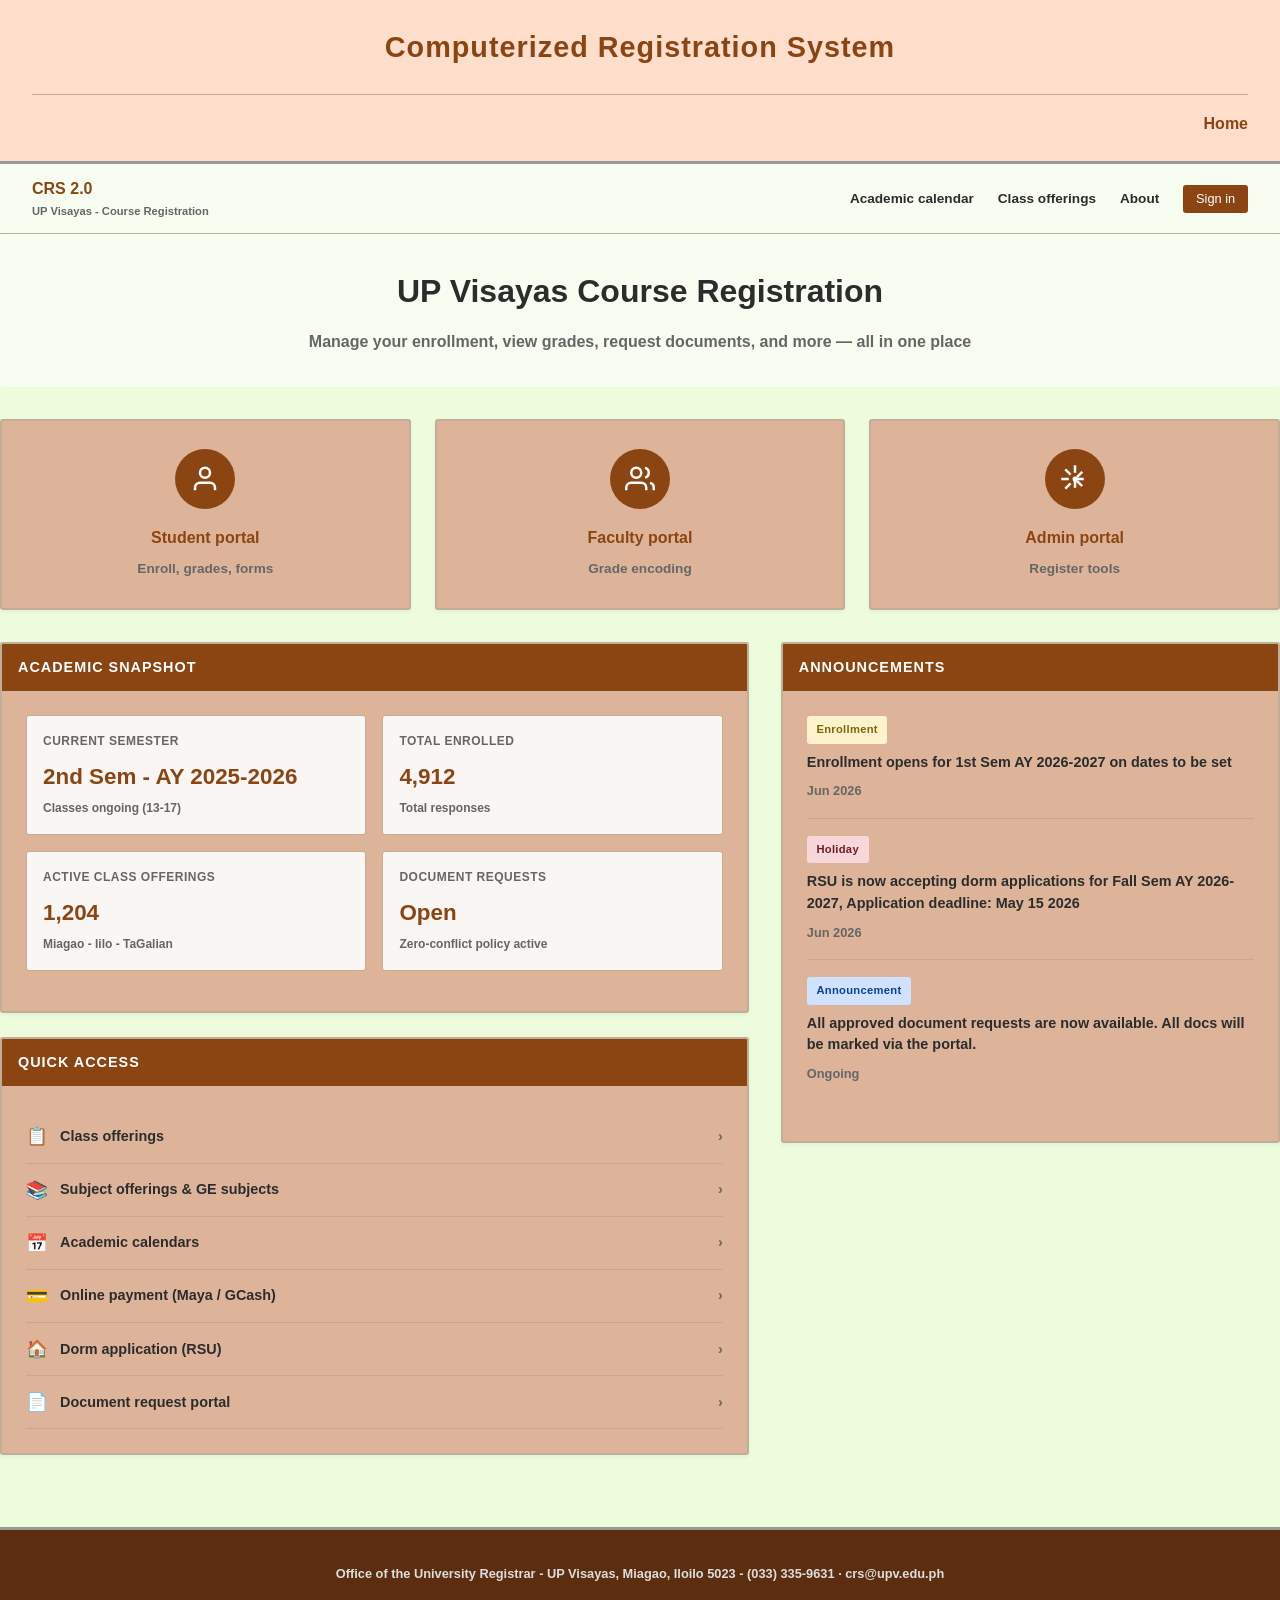
<file: index.html>
<!DOCTYPE html>
<html lang="en">
<head>
    <meta charset="UTF-8">
    <meta name="viewport" content="width=device-width, initial-scale=1.0">
    <title>UP Visayas Course Registration - CRS 2.0</title>
    <link rel="stylesheet" href="styles.css">
</head>
<body>
    <!-- Header -->
    <header class="header">
        <div class="header-top">
            <div class="header-title">
                <h1>Computerized Registration System</h1>
            </div>
        </div>
        <div class="header-nav">
            <a href="#" class="home-link">Home</a>
        </div>
    </header>

    <!-- Navigation Bar -->
    <nav class="navbar">
        <div class="nav-container">
            <div class="logo">
                <div class="logo-text">
                    <h3>CRS 2.0</h3>
                    <p>UP Visayas - Course Registration</p>
                </div>
            </div>
            <ul class="nav-menu">
                <li><a href="#" class="nav-link">Academic calendar</a></li>
                <li><a href="#" class="nav-link">Class offerings</a></li>
                <li><a href="#" class="nav-link">About</a></li>
                <li><a href="#" class="nav-link sign-in">Sign in</a></li>
            </ul>
        </div>
    </nav>

    <!-- Main Content -->
    <main>
        <!-- Hero Section -->
        <section class="hero">
            <div class="hero-content">
                <h1>UP Visayas Course Registration</h1>
                <p>Manage your enrollment, view grades, request documents, and more — all in one place</p>
            </div>
        </section>

        <!-- Portal Cards Section -->
        <section class="portals">
            <a href="student-dashboard.html" class="portal-card-link">
                <div class="portal-card">
                    <div class="portal-icon">
                        <svg xmlns="http://www.w3.org/2000/svg" viewBox="0 0 24 24" fill="none" stroke="currentColor">
                            <path d="M20 21v-2a4 4 0 0 0-4-4H8a4 4 0 0 0-4 4v2"></path>
                            <circle cx="12" cy="7" r="4"></circle>
                        </svg>
                    </div>
                    <h3>Student portal</h3>
                    <p>Enroll, grades, forms</p>
                </div>
            </a>
            <div class="portal-card">
                <div class="portal-icon">
                    <svg xmlns="http://www.w3.org/2000/svg" viewBox="0 0 24 24" fill="none" stroke="currentColor">
                        <path d="M17 21v-2a4 4 0 0 0-4-4H5a4 4 0 0 0-4 4v2"></path>
                        <circle cx="9" cy="7" r="4"></circle>
                        <path d="M23 21v-2a4 4 0 0 0-3-3.87"></path>
                        <path d="M16 3.13a4 4 0 0 1 0 7.75"></path>
                    </svg>
                </div>
                <h3>Faculty portal</h3>
                <p>Grade encoding</p>
            </div>
            <div class="portal-card">
                <div class="portal-icon">
                    <svg xmlns="http://www.w3.org/2000/svg" viewBox="0 0 24 24" fill="none" stroke="currentColor">
                        <circle cx="12" cy="12" r="1"></circle>
                        <path d="M12 1v6m0 6v6"></path>
                        <path d="M4.22 4.22l4.24 4.24m5.08 5.08l4.24 4.24"></path>
                        <path d="M1 12h6m6 0h6"></path>
                        <path d="M4.22 19.78l4.24-4.24m5.08-5.08l4.24-4.24"></path>
                    </svg>
                </div>
                <h3>Admin portal</h3>
                <p>Register tools</p>
            </div>
        </section>

        <!-- Content Wrapper -->
        <div class="content-wrapper">
            <!-- Left Column -->
            <div class="left-column">
                <!-- Academic Snapshot -->
                <section class="section academic-snapshot">
                    <h2>ACADEMIC SNAPSHOT</h2>
                    <div class="snapshot-grid">
                        <div class="snapshot-item">
                            <div class="snapshot-label">Current semester</div>
                            <div class="snapshot-value">2nd Sem - AY 2025-2026</div>
                            <div class="snapshot-date">Classes ongoing (13-17)</div>
                        </div>
                        <div class="snapshot-item">
                            <div class="snapshot-label">Total enrolled</div>
                            <div class="snapshot-value">4,912</div>
                            <div class="snapshot-date">Total responses</div>
                        </div>
                    </div>

                    <div class="snapshot-grid">
                        <div class="snapshot-item">
                            <div class="snapshot-label">Active class offerings</div>
                            <div class="snapshot-value">1,204</div>
                            <div class="snapshot-date">Miagao - Iilo - TaGalian</div>
                        </div>
                        <div class="snapshot-item">
                            <div class="snapshot-label">Document requests</div>
                            <div class="snapshot-value">Open</div>
                            <div class="snapshot-date">Zero-conflict policy active</div>
                        </div>
                    </div>
                </section>

                <!-- Quick Access -->
                <section class="section quick-access">
                    <h2>QUICK ACCESS</h2>
                    <ul class="quick-access-list">
                        <li>
                            <a href="#" class="quick-access-link">
                                <span class="link-icon">📋</span>
                                <span>Class offerings</span>
                                <span class="arrow">›</span>
                            </a>
                        </li>
                        <li>
                            <a href="#" class="quick-access-link">
                                <span class="link-icon">📚</span>
                                <span>Subject offerings & GE subjects</span>
                                <span class="arrow">›</span>
                            </a>
                        </li>
                        <li>
                            <a href="#" class="quick-access-link">
                                <span class="link-icon">📅</span>
                                <span>Academic calendars</span>
                                <span class="arrow">›</span>
                            </a>
                        </li>
                        <li>
                            <a href="#" class="quick-access-link">
                                <span class="link-icon">💳</span>
                                <span>Online payment (Maya / GCash)</span>
                                <span class="arrow">›</span>
                            </a>
                        </li>
                        <li>
                            <a href="#" class="quick-access-link">
                                <span class="link-icon">🏠</span>
                                <span>Dorm application (RSU)</span>
                                <span class="arrow">›</span>
                            </a>
                        </li>
                        <li>
                            <a href="#" class="quick-access-link">
                                <span class="link-icon">📄</span>
                                <span>Document request portal</span>
                                <span class="arrow">›</span>
                            </a>
                        </li>
                    </ul>
                </section>
            </div>

            <!-- Right Column -->
            <div class="right-column">
                <!-- Announcements -->
                <section class="section announcements">
                    <h2>ANNOUNCEMENTS</h2>
                    <div class="announcement-item enrollment">
                        <span class="badge enrollment-badge">Enrollment</span>
                        <h4>Enrollment opens for 1st Sem AY 2026-2027 on dates to be set</h4>
                        <p>Jun 2026</p>
                    </div>
                    <div class="announcement-item holiday">
                        <span class="badge holiday-badge">Holiday</span>
                        <h4>RSU is now accepting dorm applications for Fall Sem AY 2026-2027, Application deadline: May 15 2026</h4>
                        <p>Jun 2026</p>
                    </div>
                    <div class="announcement-item announcement">
                        <span class="badge announcement-badge">Announcement</span>
                        <h4>All approved document requests are now available. All docs will be marked via the portal.</h4>
                        <p>Ongoing</p>
                    </div>
                </section>
            </div>
        </div>
    </main>

    <!-- Footer -->
    <footer class="footer">
        <div class="footer-content">
            <p>Office of the University Registrar - UP Visayas, Miagao, Iloilo 5023 - (033) 335-9631 · crs@upv.edu.ph</p>
        </div>
    </footer>
</body>
</html>
</file>
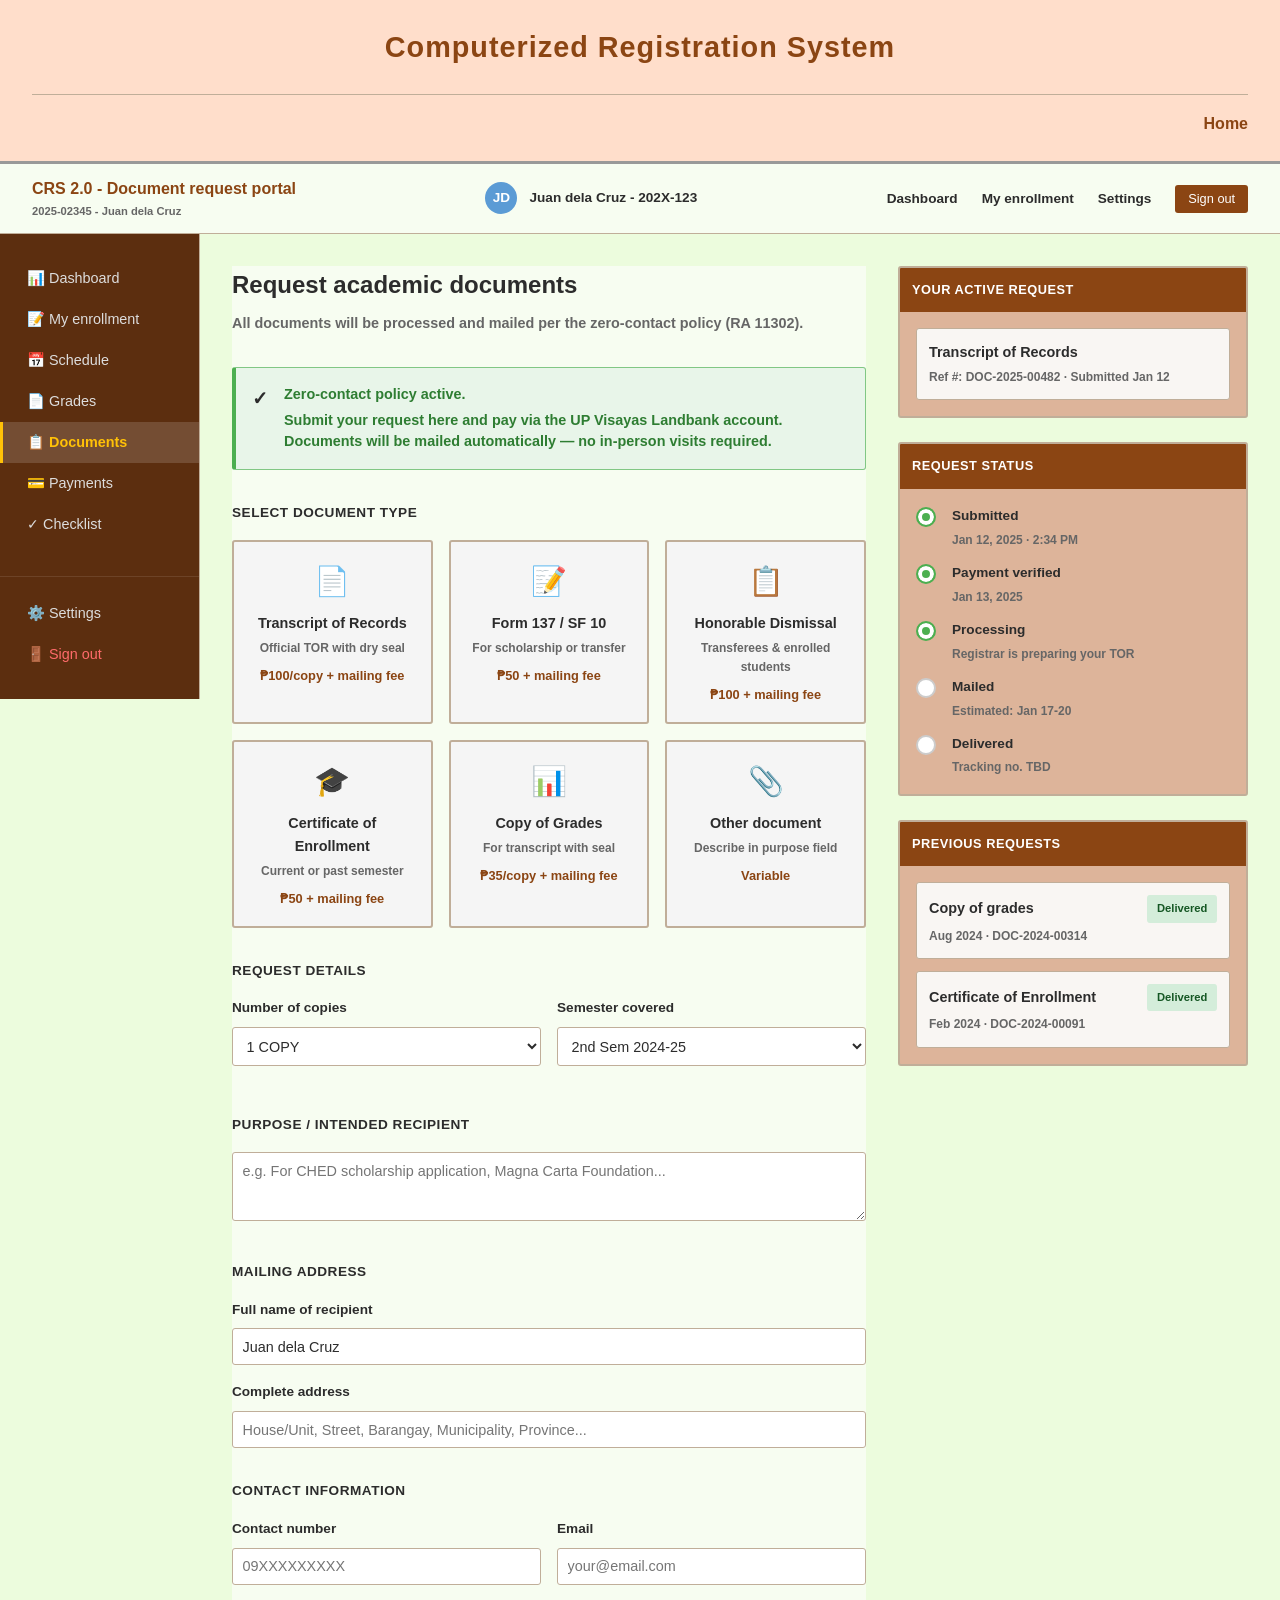
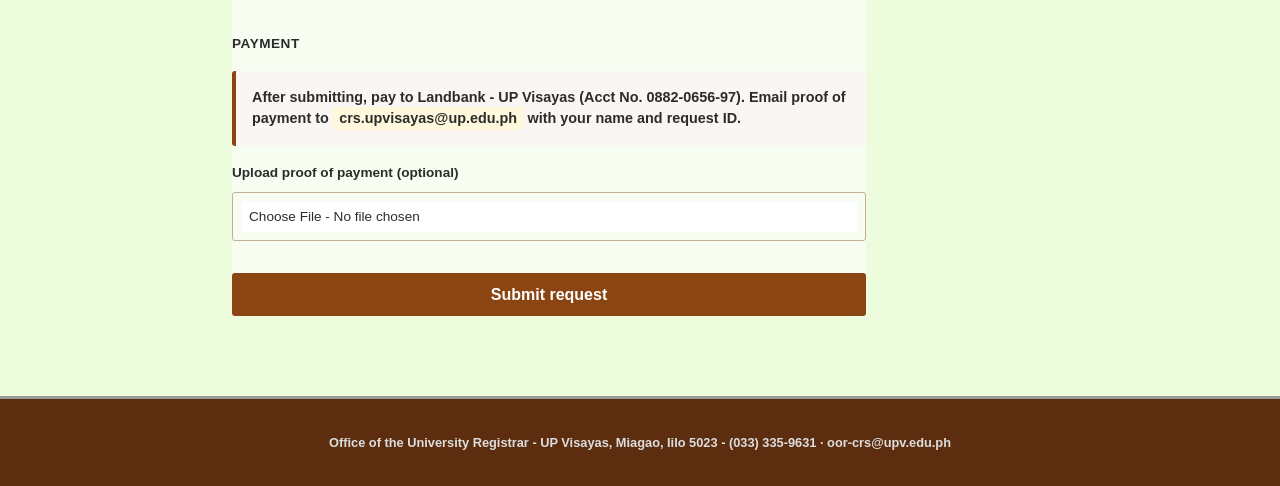
<file: document-request.html>
<!DOCTYPE html>
<html lang="en">
<head>
    <meta charset="UTF-8">
    <meta name="viewport" content="width=device-width, initial-scale=1.0">
    <title>Document Request Portal - UP Visayas CRS</title>
    <link rel="stylesheet" href="styles.css">
</head>
<body>
    <!-- Header -->
    <header class="header">
        <div class="header-top">
            <div class="header-title">
                <h1>Computerized Registration System</h1>
            </div>
        </div>
        <div class="header-nav">
            <a href="index.html" class="home-link">Home</a>
        </div>
    </header>

    <!-- Navigation Bar -->
    <nav class="navbar">
        <div class="nav-container">
            <div class="logo">
                <div class="logo-text">
                    <h3>CRS 2.0 - Document request portal</h3>
                    <p>2025-02345 - Juan dela Cruz</p>
                </div>
            </div>
            <div class="user-badge">
                <span class="badge-circle">JD</span>
                <span class="badge-name">Juan dela Cruz - 202X-123</span>
            </div>
            <ul class="nav-menu">
                <li><a href="student-dashboard.html" class="nav-link">Dashboard</a></li>
                <li><a href="schedule-conflict.html" class="nav-link">My enrollment</a></li>
                <li><a href="#" class="nav-link">Settings</a></li>
                <li><a href="index.html" class="nav-link sign-in">Sign out</a></li>
            </ul>
        </div>
    </nav>

    <!-- Main Dashboard -->
    <div class="dashboard-container doc-request-container">
        <!-- Sidebar -->
        <aside class="sidebar">
            <nav class="sidebar-nav">
                <a href="student-dashboard.html" class="sidebar-btn-link">
                    <button class="sidebar-btn">
                        📊 Dashboard
                    </button>
                </a>
                <a href="schedule-conflict.html" class="sidebar-btn-link">
                    <button class="sidebar-btn">
                        📝 My enrollment
                    </button>
                </a>
                <a href="schedule-conflict.html" class="sidebar-btn-link">
                    <button class="sidebar-btn">
                        📅 Schedule
                    </button>
                </a>
                <button class="sidebar-btn">
                    📄 Grades
                </button>
                <button class="sidebar-btn active">
                    📋 Documents
                </button>
                <button class="sidebar-btn">
                    💳 Payments
                </button>
                <button class="sidebar-btn">
                    ✓ Checklist
                </button>
            </nav>
            <div class="sidebar-bottom">
                <button class="sidebar-btn">
                    ⚙️ Settings
                </button>
                <button class="sidebar-btn sign-out">
                    🚪 Sign out
                </button>
            </div>
        </aside>

        <!-- Main Content -->
        <main class="dashboard-main doc-request-main">
            <div class="doc-request-wrapper">
                <!-- Left Column - Request Form -->
                <div class="doc-request-form-col">
                    <!-- Title -->
                    <section class="doc-title-section">
                        <h2>Request academic documents</h2>
                        <p>All documents will be processed and mailed per the zero-contact policy (RA 11302).</p>
                    </section>

                    <!-- Zero-Contact Policy Banner -->
                    <div class="policy-banner">
                        <span class="policy-icon">✓</span>
                        <div class="policy-content">
                            <strong>Zero-contact policy active.</strong> Submit your request here and pay via the UP Visayas Landbank account. Documents will be mailed automatically — no in-person visits required.
                        </div>
                    </div>

                    <!-- Select Document Type -->
                    <section class="doc-section">
                        <h3 class="doc-section-title">SELECT DOCUMENT TYPE</h3>
                        <div class="doc-type-grid">
                            <div class="doc-type-card">
                                <div class="doc-type-icon">📄</div>
                                <div class="doc-type-label">Transcript of Records</div>
                                <div class="doc-type-desc">Official TOR with dry seal</div>
                                <div class="doc-type-fee">₱100/copy + mailing fee</div>
                            </div>
                            <div class="doc-type-card">
                                <div class="doc-type-icon">📝</div>
                                <div class="doc-type-label">Form 137 / SF 10</div>
                                <div class="doc-type-desc">For scholarship or transfer</div>
                                <div class="doc-type-fee">₱50 + mailing fee</div>
                            </div>
                            <div class="doc-type-card">
                                <div class="doc-type-icon">📋</div>
                                <div class="doc-type-label">Honorable Dismissal</div>
                                <div class="doc-type-desc">Transferees & enrolled students</div>
                                <div class="doc-type-fee">₱100 + mailing fee</div>
                            </div>
                            <div class="doc-type-card">
                                <div class="doc-type-icon">🎓</div>
                                <div class="doc-type-label">Certificate of Enrollment</div>
                                <div class="doc-type-desc">Current or past semester</div>
                                <div class="doc-type-fee">₱50 + mailing fee</div>
                            </div>
                            <div class="doc-type-card">
                                <div class="doc-type-icon">📊</div>
                                <div class="doc-type-label">Copy of Grades</div>
                                <div class="doc-type-desc">For transcript with seal</div>
                                <div class="doc-type-fee">₱35/copy + mailing fee</div>
                            </div>
                            <div class="doc-type-card">
                                <div class="doc-type-icon">📎</div>
                                <div class="doc-type-label">Other document</div>
                                <div class="doc-type-desc">Describe in purpose field</div>
                                <div class="doc-type-fee">Variable</div>
                            </div>
                        </div>
                    </section>

                    <!-- Request Details -->
                    <section class="doc-section">
                        <h3 class="doc-section-title">REQUEST DETAILS</h3>
                        <div class="form-row">
                            <div class="form-group">
                                <label>Number of copies</label>
                                <select class="form-control">
                                    <option>1 COPY</option>
                                    <option>2 COPIES</option>
                                    <option>3 COPIES</option>
                                    <option>4 COPIES</option>
                                    <option>5 COPIES</option>
                                </select>
                            </div>
                            <div class="form-group">
                                <label>Semester covered</label>
                                <select class="form-control">
                                    <option>2nd Sem 2024-25</option>
                                    <option>1st Sem 2024-25</option>
                                    <option>All semesters</option>
                                </select>
                            </div>
                        </div>
                    </section>

                    <!-- Purpose -->
                    <section class="doc-section">
                        <h3 class="doc-section-title">PURPOSE / INTENDED RECIPIENT</h3>
                        <textarea class="form-control textarea-control" placeholder="e.g. For CHED scholarship application, Magna Carta Foundation..." rows="3"></textarea>
                    </section>

                    <!-- Mailing Address -->
                    <section class="doc-section">
                        <h3 class="doc-section-title">MAILING ADDRESS</h3>
                        <div class="form-group">
                            <label>Full name of recipient</label>
                            <input type="text" class="form-control" value="Juan dela Cruz">
                        </div>
                        <div class="form-group">
                            <label>Complete address</label>
                            <input type="text" class="form-control" placeholder="House/Unit, Street, Barangay, Municipality, Province...">
                        </div>
                    </section>

                    <!-- Contact Information -->
                    <section class="doc-section">
                        <h3 class="doc-section-title">CONTACT INFORMATION</h3>
                        <div class="form-row">
                            <div class="form-group">
                                <label>Contact number</label>
                                <input type="tel" class="form-control" placeholder="09XXXXXXXXX">
                            </div>
                            <div class="form-group">
                                <label>Email</label>
                                <input type="email" class="form-control" placeholder="your@email.com">
                            </div>
                        </div>
                    </section>

                    <!-- Payment -->
                    <section class="doc-section">
                        <h3 class="doc-section-title">PAYMENT</h3>
                        <div class="payment-instructions">
                            <p><strong>After submitting, pay to Landbank - UP Visayas (Acct No. 0882-0656-97).</strong> Email proof of payment to <span class="highlight">crs.upvisayas@up.edu.ph</span> with your name and request ID.</p>
                        </div>
                        <div class="form-group">
                            <label>Upload proof of payment (optional)</label>
                            <div class="file-upload">
                                <button class="btn-file-choose">Choose File - No file chosen</button>
                            </div>
                        </div>
                    </section>

                    <!-- Submit Button -->
                    <button class="btn-submit-request">Submit request</button>
                </div>

                <!-- Right Column - Active & Previous Requests -->
                <aside class="doc-request-status-col">
                    <!-- Your Active Request -->
                    <section class="status-section">
                        <h3 class="status-section-title">YOUR ACTIVE REQUEST</h3>
                        <div class="active-request-card">
                            <div class="request-item-header">Transcript of Records</div>
                            <div class="request-item-ref">Ref #: DOC-2025-00482 · Submitted Jan 12</div>
                        </div>
                    </section>

                    <!-- Request Status -->
                    <section class="status-section">
                        <h3 class="status-section-title">REQUEST STATUS</h3>
                        <div class="status-timeline">
                            <div class="status-step completed">
                                <div class="status-circle"></div>
                                <div class="status-content">
                                    <div class="status-label">Submitted</div>
                                    <div class="status-date">Jan 12, 2025 · 2:34 PM</div>
                                </div>
                            </div>
                            <div class="status-step completed">
                                <div class="status-circle"></div>
                                <div class="status-content">
                                    <div class="status-label">Payment verified</div>
                                    <div class="status-date">Jan 13, 2025</div>
                                </div>
                            </div>
                            <div class="status-step completed">
                                <div class="status-circle"></div>
                                <div class="status-content">
                                    <div class="status-label">Processing</div>
                                    <div class="status-date">Registrar is preparing your TOR</div>
                                </div>
                            </div>
                            <div class="status-step">
                                <div class="status-circle"></div>
                                <div class="status-content">
                                    <div class="status-label">Mailed</div>
                                    <div class="status-date">Estimated: Jan 17-20</div>
                                </div>
                            </div>
                            <div class="status-step">
                                <div class="status-circle"></div>
                                <div class="status-content">
                                    <div class="status-label">Delivered</div>
                                    <div class="status-date">Tracking no. TBD</div>
                                </div>
                            </div>
                        </div>
                    </section>

                    <!-- Previous Requests -->
                    <section class="status-section">
                        <h3 class="status-section-title">PREVIOUS REQUESTS</h3>
                        <div class="previous-request-item">
                            <div class="prev-request-header">
                                <span class="prev-request-name">Copy of grades</span>
                                <span class="prev-request-status delivered">Delivered</span>
                            </div>
                            <div class="prev-request-date">Aug 2024 · DOC-2024-00314</div>
                        </div>
                        <div class="previous-request-item">
                            <div class="prev-request-header">
                                <span class="prev-request-name">Certificate of Enrollment</span>
                                <span class="prev-request-status delivered">Delivered</span>
                            </div>
                            <div class="prev-request-date">Feb 2024 · DOC-2024-00091</div>
                        </div>
                    </section>
                </aside>
            </div>
        </main>
    </div>

    <!-- Footer -->
    <footer class="footer">
        <div class="footer-content">
            <p>Office of the University Registrar - UP Visayas, Miagao, Iilo 5023 - (033) 335-9631 · oor-crs@upv.edu.ph</p>
        </div>
    </footer>
</body>
</html>
</file>
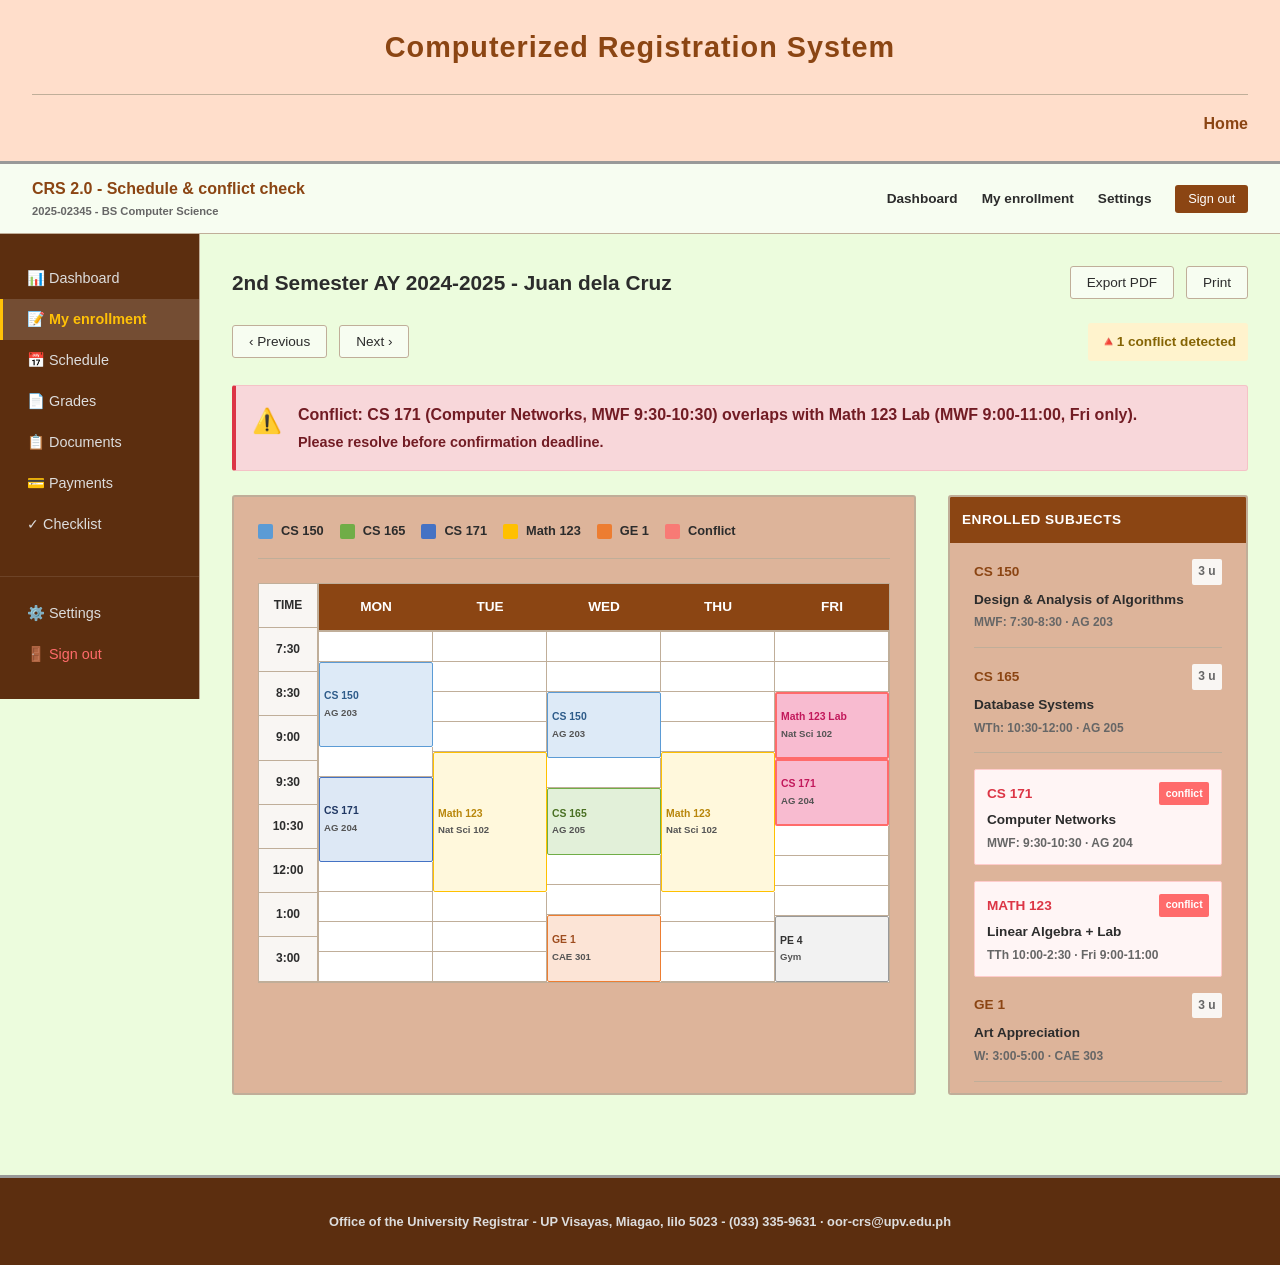
<file: schedule-conflict.html>
<!DOCTYPE html>
<html lang="en">
<head>
    <meta charset="UTF-8">
    <meta name="viewport" content="width=device-width, initial-scale=1.0">
    <title>Schedule & Conflict Check - UP Visayas CRS</title>
    <link rel="stylesheet" href="styles.css">
</head>
<body>
    <!-- Header -->
    <header class="header">
        <div class="header-top">
            <div class="header-title">
                <h1>Computerized Registration System</h1>
            </div>
        </div>
        <div class="header-nav">
            <a href="index.html" class="home-link">Home</a>
        </div>
    </header>

    <!-- Navigation Bar -->
    <nav class="navbar">
        <div class="nav-container">
            <div class="logo">
                <div class="logo-text">
                    <h3>CRS 2.0 - Schedule & conflict check</h3>
                    <p>2025-02345 - BS Computer Science</p>
                </div>
            </div>
            <ul class="nav-menu">
                <li><a href="student-dashboard.html" class="nav-link">Dashboard</a></li>
                <li><a href="student-dashboard.html" class="nav-link">My enrollment</a></li>
                <li><a href="#" class="nav-link">Settings</a></li>
                <li><a href="index.html" class="nav-link sign-in">Sign out</a></li>
            </ul>
        </div>
    </nav>

    <!-- Main Dashboard -->
    <div class="dashboard-container">
        <!-- Sidebar -->
        <aside class="sidebar">
            <nav class="sidebar-nav">
                <button class="sidebar-btn">
                    📊 Dashboard
                </button>
                <button class="sidebar-btn active">
                    📝 My enrollment
                </button>
                <button class="sidebar-btn">
                    📅 Schedule
                </button>
                <button class="sidebar-btn">
                    📄 Grades
                </button>
                <a href="document-request.html" class="sidebar-btn-link">
                    <button class="sidebar-btn">
                        📋 Documents
                    </button>
                </a>
                <button class="sidebar-btn">
                    💳 Payments
                </button>
                <button class="sidebar-btn">
                    ✓ Checklist
                </button>
            </nav>
            <div class="sidebar-bottom">
                <button class="sidebar-btn">
                    ⚙️ Settings
                </button>
                <button class="sidebar-btn sign-out">
                    🚪 Sign out
                </button>
            </div>
        </aside>

        <!-- Main Content -->
        <main class="dashboard-main">
            <!-- Schedule Header -->
            <div class="schedule-header">
                <div class="schedule-title">
                    <h2>2nd Semester AY 2024-2025 - Juan dela Cruz</h2>
                </div>
                <div class="schedule-controls">
                    <button class="btn-export">Export PDF</button>
                    <button class="btn-print">Print</button>
                </div>
            </div>

            <!-- Navigation and Conflict Indicator -->
            <div class="schedule-nav">
                <div class="nav-buttons">
                    <button class="btn-nav btn-prev">‹ Previous</button>
                    <button class="btn-nav btn-next">Next ›</button>
                </div>
                <div class="conflict-indicator">
                    <span class="conflict-badge">🔺1 conflict detected</span>
                </div>
            </div>

            <!-- Conflict Alert -->
            <div class="conflict-alert">
                <div class="alert-icon">⚠️</div>
                <div class="alert-content">
                    <strong>Conflict: CS 171 (Computer Networks, MWF 9:30-10:30) overlaps with Math 123 Lab (MWF 9:00-11:00, Fri only).</strong>
                    <p>Please resolve before confirmation deadline.</p>
                </div>
            </div>

            <!-- Schedule Content -->
            <div class="schedule-content">
                <!-- Schedule Grid -->
                <div class="schedule-grid-wrapper">
                    <!-- Legend -->
                    <div class="schedule-legend">
                        <span class="legend-item">
                            <span class="legend-color" style="background-color: #5B9BD5;"></span>
                            <span>CS 150</span>
                        </span>
                        <span class="legend-item">
                            <span class="legend-color" style="background-color: #70AD47;"></span>
                            <span>CS 165</span>
                        </span>
                        <span class="legend-item">
                            <span class="legend-color" style="background-color: #4472C4;"></span>
                            <span>CS 171</span>
                        </span>
                        <span class="legend-item">
                            <span class="legend-color" style="background-color: #FFC000;"></span>
                            <span>Math 123</span>
                        </span>
                        <span class="legend-item">
                            <span class="legend-color" style="background-color: #ED7D31;"></span>
                            <span>GE 1</span>
                        </span>
                        <span class="legend-item">
                            <span class="legend-color conflict" style="background-color: #FF6B6B;"></span>
                            <span>Conflict</span>
                        </span>
                    </div>

                    <!-- Schedule Grid -->
                    <div class="schedule-grid">
                        <!-- Time Column -->
                        <div class="time-column">
                            <div class="time-slot header">TIME</div>
                            <div class="time-slot">7:30</div>
                            <div class="time-slot">8:30</div>
                            <div class="time-slot">9:00</div>
                            <div class="time-slot">9:30</div>
                            <div class="time-slot">10:30</div>
                            <div class="time-slot">12:00</div>
                            <div class="time-slot">1:00</div>
                            <div class="time-slot">3:00</div>
                        </div>

                        <!-- Monday -->
                        <div class="day-column">
                            <div class="day-header">MON</div>
                            <div class="schedule-cell"></div>
                            <div class="schedule-cell class-block cs150">
                                <div class="class-code">CS 150</div>
                                <div class="class-time">AG 203</div>
                            </div>
                            <div class="schedule-cell"></div>
                            <div class="schedule-cell class-block cs171">
                                <div class="class-code">CS 171</div>
                                <div class="class-time">AG 204</div>
                            </div>
                            <div class="schedule-cell"></div>
                            <div class="schedule-cell"></div>
                            <div class="schedule-cell"></div>
                            <div class="schedule-cell"></div>
                        </div>

                        <!-- Tuesday -->
                        <div class="day-column">
                            <div class="day-header">TUE</div>
                            <div class="schedule-cell"></div>
                            <div class="schedule-cell"></div>
                            <div class="schedule-cell"></div>
                            <div class="schedule-cell"></div>
                            <div class="schedule-cell class-block math123">
                                <div class="class-code">Math 123</div>
                                <div class="class-time">Nat Sci 102</div>
                            </div>
                            <div class="schedule-cell"></div>
                            <div class="schedule-cell"></div>
                            <div class="schedule-cell"></div>
                        </div>

                        <!-- Wednesday -->
                        <div class="day-column">
                            <div class="day-header">WED</div>
                            <div class="schedule-cell"></div>
                            <div class="schedule-cell"></div>
                            <div class="schedule-cell class-block cs150">
                                <div class="class-code">CS 150</div>
                                <div class="class-time">AG 203</div>
                            </div>
                            <div class="schedule-cell"></div>
                            <div class="schedule-cell class-block cs165">
                                <div class="class-code">CS 165</div>
                                <div class="class-time">AG 205</div>
                            </div>
                            <div class="schedule-cell"></div>
                            <div class="schedule-cell"></div>
                            <div class="schedule-cell class-block ge1">
                                <div class="class-code">GE 1</div>
                                <div class="class-time">CAE 301</div>
                            </div>
                        </div>

                        <!-- Thursday -->
                        <div class="day-column">
                            <div class="day-header">THU</div>
                            <div class="schedule-cell"></div>
                            <div class="schedule-cell"></div>
                            <div class="schedule-cell"></div>
                            <div class="schedule-cell"></div>
                            <div class="schedule-cell class-block math123">
                                <div class="class-code">Math 123</div>
                                <div class="class-time">Nat Sci 102</div>
                            </div>
                            <div class="schedule-cell"></div>
                            <div class="schedule-cell"></div>
                            <div class="schedule-cell"></div>
                        </div>

                        <!-- Friday -->
                        <div class="day-column">
                            <div class="day-header">FRI</div>
                            <div class="schedule-cell"></div>
                            <div class="schedule-cell"></div>
                            <div class="schedule-cell class-block conflict-block">
                                <div class="class-code">Math 123 Lab</div>
                                <div class="class-time">Nat Sci 102</div>
                            </div>
                            <div class="schedule-cell class-block cs171-conflict">
                                <div class="class-code">CS 171</div>
                                <div class="class-time">AG 204</div>
                            </div>
                            <div class="schedule-cell"></div>
                            <div class="schedule-cell"></div>
                            <div class="schedule-cell"></div>
                            <div class="schedule-cell class-block pe4">
                                <div class="class-code">PE 4</div>
                                <div class="class-time">Gym</div>
                            </div>
                        </div>
                    </div>
                </div>

                <!-- Enrolled Subjects Panel -->
                <aside class="enrolled-subjects-panel">
                    <h3 class="panel-title">ENROLLED SUBJECTS</h3>
                    
                    <div class="subject-item">
                        <div class="subject-header">
                            <span class="subject-code">CS 150</span>
                            <span class="subject-units">3 u</span>
                        </div>
                        <div class="subject-name">Design & Analysis of Algorithms</div>
                        <div class="subject-schedule">MWF: 7:30-8:30 · AG 203</div>
                    </div>

                    <div class="subject-item">
                        <div class="subject-header">
                            <span class="subject-code">CS 165</span>
                            <span class="subject-units">3 u</span>
                        </div>
                        <div class="subject-name">Database Systems</div>
                        <div class="subject-schedule">WTh: 10:30-12:00 · AG 205</div>
                    </div>

                    <div class="subject-item conflict-subject">
                        <div class="subject-header">
                            <span class="subject-code">CS 171</span>
                            <span class="conflict-badge-small">conflict</span>
                        </div>
                        <div class="subject-name">Computer Networks</div>
                        <div class="subject-schedule">MWF: 9:30-10:30 · AG 204</div>
                    </div>

                    <div class="subject-item conflict-subject">
                        <div class="subject-header">
                            <span class="subject-code">Math 123</span>
                            <span class="conflict-badge-small">conflict</span>
                        </div>
                        <div class="subject-name">Linear Algebra + Lab</div>
                        <div class="subject-schedule">TTh 10:00-2:30 · Fri 9:00-11:00</div>
                    </div>

                    <div class="subject-item">
                        <div class="subject-header">
                            <span class="subject-code">GE 1</span>
                            <span class="subject-units">3 u</span>
                        </div>
                        <div class="subject-name">Art Appreciation</div>
                        <div class="subject-schedule">W: 3:00-5:00 · CAE 303</div>
                    </div>

                    <div class="subject-item">
                        <div class="subject-header">
                            <span class="subject-code">PE 4</span>
                            <span class="subject-units non-credit">non-credit</span>
                        </div>
                        <div class="subject-name">Rhythmic Activities</div>
                        <div class="subject-schedule">F: 3:00-5:00 · Gym</div>
                    </div>

                    <div class="summary-line">
                        <span>Total: <strong>18 units</strong></span>
                        <span class="conflict-count"><strong>1 conflict</strong></span>
                    </div>
                </aside>
            </div>
        </main>
    </div>

    <!-- Footer -->
    <footer class="footer">
        <div class="footer-content">
            <p>Office of the University Registrar - UP Visayas, Miagao, Iilo 5023 - (033) 335-9631 · oor-crs@upv.edu.ph</p>
        </div>
    </footer>
</body>
</html>
</file>
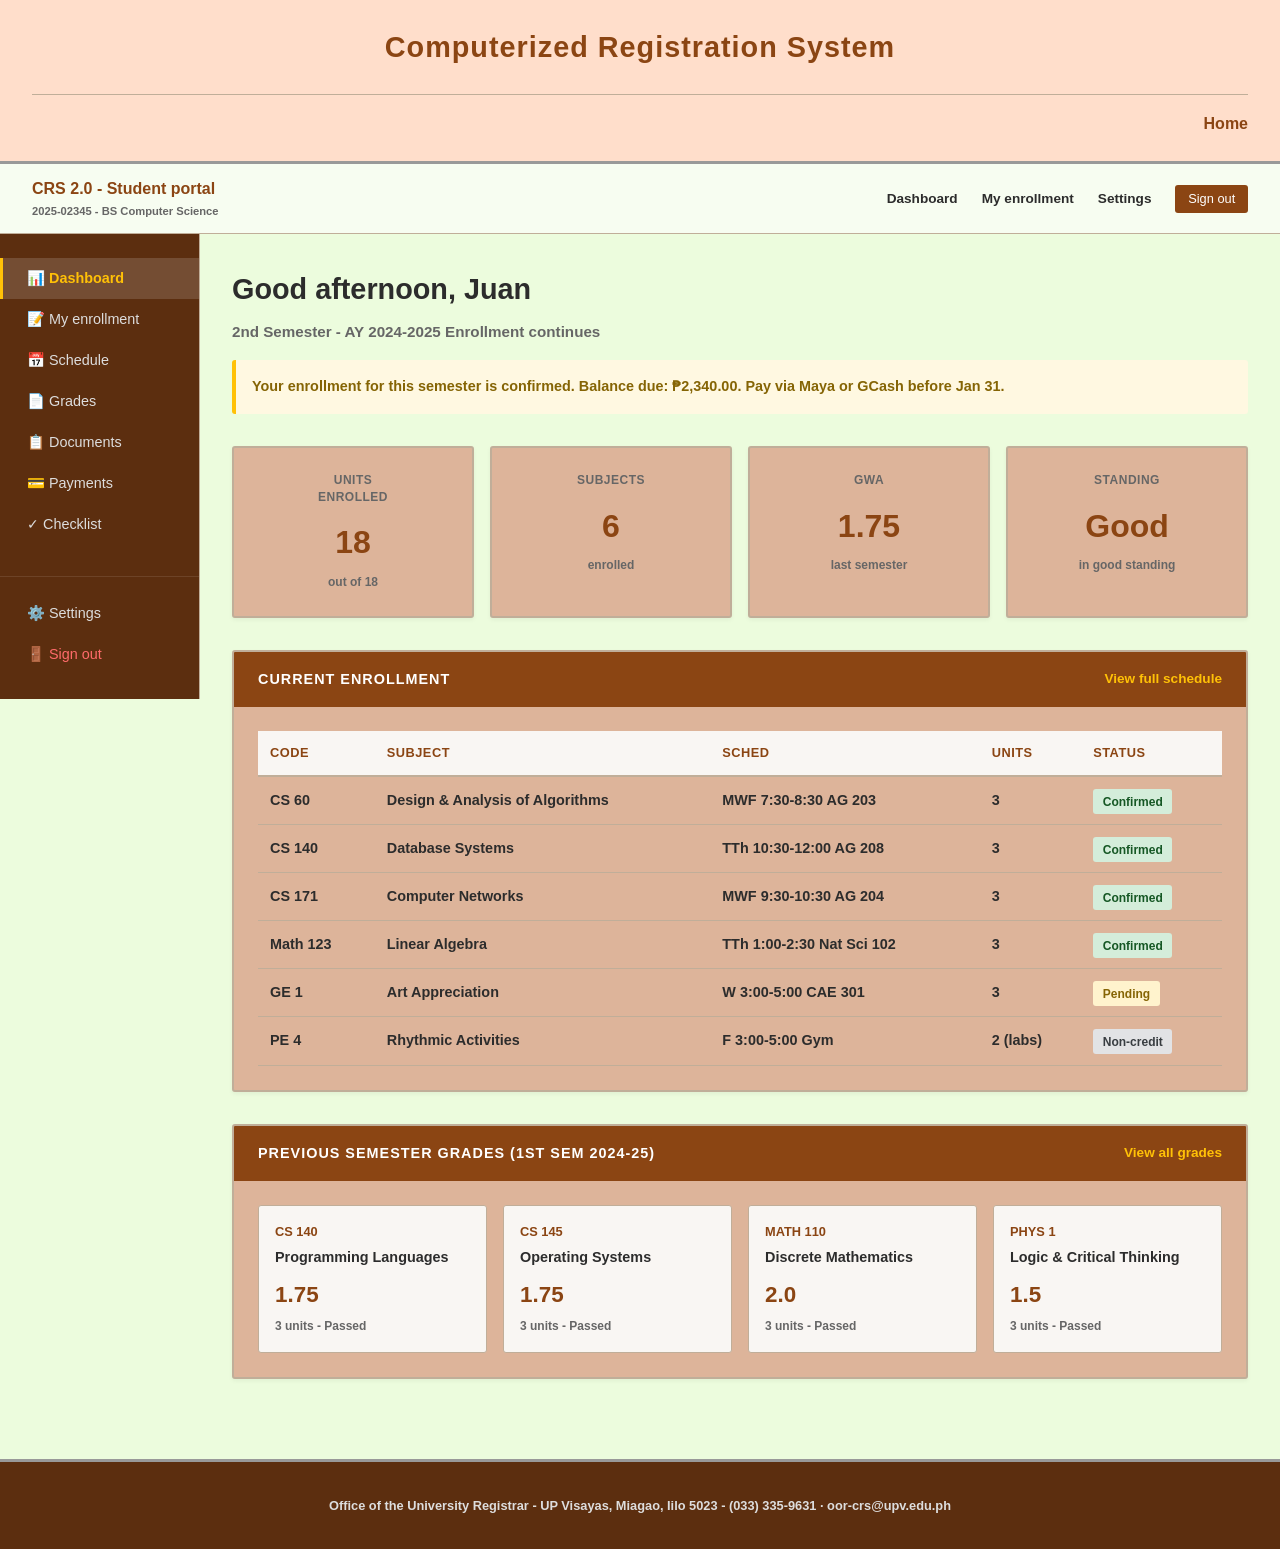
<file: student-dashboard.html>
<!DOCTYPE html>
<html lang="en">
<head>
    <meta charset="UTF-8">
    <meta name="viewport" content="width=device-width, initial-scale=1.0">
    <title>Student Dashboard - UP Visayas CRS</title>
    <link rel="stylesheet" href="styles.css">
</head>
<body>
    <!-- Header -->
    <header class="header">
        <div class="header-top">
            <div class="header-title">
                <h1>Computerized Registration System</h1>
            </div>
        </div>
        <div class="header-nav">
            <a href="index.html" class="home-link">Home</a>
        </div>
    </header>

    <!-- Navigation Bar -->
    <nav class="navbar">
        <div class="nav-container">
            <div class="logo">
                <div class="logo-text">
                    <h3>CRS 2.0 - Student portal</h3>
                    <p>2025-02345 - BS Computer Science</p>
                </div>
            </div>
            <ul class="nav-menu">
                <li><a href="#" class="nav-link">Dashboard</a></li>
                <li><a href="#" class="nav-link">My enrollment</a></li>
                <li><a href="#" class="nav-link">Settings</a></li>
                <li><a href="index.html" class="nav-link sign-in">Sign out</a></li>
            </ul>
        </div>
    </nav>

    <!-- Main Dashboard -->
    <div class="dashboard-container">
        <!-- Sidebar -->
        <aside class="sidebar">
            <nav class="sidebar-nav">
                <button class="sidebar-btn active">
                    📊 Dashboard
                </button>
                <a href="schedule-conflict.html" class="sidebar-btn-link">
                    <button class="sidebar-btn">
                        📝 My enrollment
                    </button>
                </a>
                <a href="schedule-conflict.html" class="sidebar-btn-link">
                    <button class="sidebar-btn">
                        📅 Schedule
                    </button>
                </a>
                <button class="sidebar-btn">
                    📄 Grades
                </button>
                <a href="document-request.html" class="sidebar-btn-link">
                    <button class="sidebar-btn">
                        📋 Documents
                    </button>
                </a>
                <button class="sidebar-btn">
                    💳 Payments
                </button>
                <button class="sidebar-btn">
                    ✓ Checklist
                </button>
            </nav>
            <div class="sidebar-bottom">
                <button class="sidebar-btn">
                    ⚙️ Settings
                </button>
                <button class="sidebar-btn sign-out">
                    🚪 Sign out
                </button>
            </div>
        </aside>

        <!-- Main Content -->
        <main class="dashboard-main">
            <!-- Greeting Section -->
            <section class="greeting-section">
                <div class="greeting-header">
                    <h2>Good afternoon, Juan</h2>
                    <p>2nd Semester - AY 2024-2025 Enrollment continues</p>
                </div>
                <div class="enrollment-alert">
                    <p>Your enrollment for this semester is confirmed. Balance due: ₱2,340.00. Pay via Maya or GCash before Jan 31.</p>
                </div>
            </section>

            <!-- Stats Section -->
            <section class="stats-section">
                <div class="stat-card">
                    <div class="stat-label">UNITS<br>ENROLLED</div>
                    <div class="stat-value">18</div>
                    <div class="stat-subtext">out of 18</div>
                </div>
                <div class="stat-card">
                    <div class="stat-label">SUBJECTS</div>
                    <div class="stat-value">6</div>
                    <div class="stat-subtext">enrolled</div>
                </div>
                <div class="stat-card">
                    <div class="stat-label">GWA</div>
                    <div class="stat-value">1.75</div>
                    <div class="stat-subtext">last semester</div>
                </div>
                <div class="stat-card">
                    <div class="stat-label">STANDING</div>
                    <div class="stat-value">Good</div>
                    <div class="stat-subtext">in good standing</div>
                </div>
            </section>

            <!-- Current Enrollment Section -->
            <section class="enrollment-section">
                <div class="section-header">
                    <h3>CURRENT ENROLLMENT</h3>
                    <a href="#" class="edit-link">View full schedule</a>
                </div>
                <div class="table-wrapper">
                    <table class="enrollment-table">
                        <thead>
                            <tr>
                                <th>CODE</th>
                                <th>SUBJECT</th>
                                <th>SCHED</th>
                                <th>UNITS</th>
                                <th>STATUS</th>
                            </tr>
                        </thead>
                        <tbody>
                            <tr>
                                <td>CS 60</td>
                                <td>Design & Analysis of Algorithms</td>
                                <td>MWF 7:30-8:30 AG 203</td>
                                <td>3</td>
                                <td><span class="status-confirmed">Confirmed</span></td>
                            </tr>
                            <tr>
                                <td>CS 140</td>
                                <td>Database Systems</td>
                                <td>TTh 10:30-12:00 AG 208</td>
                                <td>3</td>
                                <td><span class="status-confirmed">Confirmed</span></td>
                            </tr>
                            <tr>
                                <td>CS 171</td>
                                <td>Computer Networks</td>
                                <td>MWF 9:30-10:30 AG 204</td>
                                <td>3</td>
                                <td><span class="status-confirmed">Confirmed</span></td>
                            </tr>
                            <tr>
                                <td>Math 123</td>
                                <td>Linear Algebra</td>
                                <td>TTh 1:00-2:30 Nat Sci 102</td>
                                <td>3</td>
                                <td><span class="status-confirmed">Confirmed</span></td>
                            </tr>
                            <tr>
                                <td>GE 1</td>
                                <td>Art Appreciation</td>
                                <td>W 3:00-5:00 CAE 301</td>
                                <td>3</td>
                                <td><span class="status-pending">Pending</span></td>
                            </tr>
                            <tr>
                                <td>PE 4</td>
                                <td>Rhythmic Activities</td>
                                <td>F 3:00-5:00 Gym</td>
                                <td>2 (labs)</td>
                                <td><span class="status-draft">Non-credit</span></td>
                            </tr>
                        </tbody>
                    </table>
                </div>
            </section>

            <!-- Previous Semester Grades Section -->
            <section class="grades-section">
                <div class="section-header">
                    <h3>PREVIOUS SEMESTER GRADES (1ST SEM 2024-25)</h3>
                    <a href="#" class="edit-link">View all grades</a>
                </div>
                <div class="grades-grid">
                    <div class="grade-card">
                        <div class="grade-code">CS 140</div>
                        <div class="grade-subject">Programming Languages</div>
                        <div class="grade-value">1.75</div>
                        <div class="grade-remark">3 units - Passed</div>
                    </div>
                    <div class="grade-card">
                        <div class="grade-code">CS 145</div>
                        <div class="grade-subject">Operating Systems</div>
                        <div class="grade-value">1.75</div>
                        <div class="grade-remark">3 units - Passed</div>
                    </div>
                    <div class="grade-card">
                        <div class="grade-code">Math 110</div>
                        <div class="grade-subject">Discrete Mathematics</div>
                        <div class="grade-value">2.0</div>
                        <div class="grade-remark">3 units - Passed</div>
                    </div>
                    <div class="grade-card">
                        <div class="grade-code">Phys 1</div>
                        <div class="grade-subject">Logic & Critical Thinking</div>
                        <div class="grade-value">1.5</div>
                        <div class="grade-remark">3 units - Passed</div>
                    </div>
                </div>
            </section>
        </main>
    </div>

    <!-- Footer -->
    <footer class="footer">
        <div class="footer-content">
            <p>Office of the University Registrar - UP Visayas, Miagao, Iilo 5023 - (033) 335-9631 · oor-crs@upv.edu.ph</p>
        </div>
    </footer>
</body>
</html>
</file>
<file: styles.css>
/* Root Variables */
:root {
    --primary-color: #8B4513;
    --dark-primary: #5C2E0F;
    --light-bg: #ecfcdd;
    --white-bg: #f7fdf1;
    --card-bg: #ddb49a;
    --text-primary: #2c2c2c;
    --text-secondary: #666666;
    --border-color: #c0ae99;
    --header-bg: #ffdecb;
}

/* Global Styles */
* {
    margin: 0;
    padding: 0;
    box-sizing: border-box;
}

body {
    font-family: 'Novecento Sans', sans-serif;
    font-weight: bolder;
    background-color: var(--light-bg);
    color: var(--text-primary);
    line-height: 1.6;
}

a {
    color: inherit;
    text-decoration: none;
}

/* Header */
.header {
    background-color: var(--header-bg);
    border-bottom: 3px solid #999999;
    padding: 1.5rem 2rem;
}

.header-top {
    max-width: 1400px;
    margin: 0 auto;
    display: flex;
    align-items: center;
    justify-content: center;
    gap: 2rem;
    margin-bottom: 1rem;
}

.header-title {
    text-align: center;
}

.header-title h1 {
    font-size: 1.8rem;
    color: var(--primary-color);
    margin-bottom: 0.5rem;
    letter-spacing: 1px;
}

.header-nav {
    max-width: 1400px;
    margin: 0 auto;
    text-align: right;
    border-top: 1px solid var(--border-color);
    padding-top: 1rem;
}

.home-link {
    color: var(--primary-color);
    font-weight: bold;
    transition: color 0.3s;
}

.home-link:hover {
    color: var(--dark-primary);
}

/* Navigation Bar */
.navbar {
    background-color: var(--white-bg);
    border-bottom: 1px solid var(--border-color);
    padding: 0.75rem 0;
    position: sticky;
    top: 0;
    z-index: 100;
}

.nav-container {
    max-width: 1400px;
    margin: 0 auto;
    padding: 0 2rem;
    display: flex;
    justify-content: space-between;
    align-items: center;
}

.logo {
    display: flex;
    align-items: center;
    gap: 1rem;
}

.logo-text h3 {
    font-size: 1rem;
    color: var(--primary-color);
    margin-bottom: 0.1rem;
}

.logo-text p {
    font-size: 0.7rem;
    color: var(--text-secondary);
}

.nav-menu {
    display: flex;
    list-style: none;
    gap: 1.5rem;
    align-items: center;
}

.nav-link {
    color: var(--text-primary);
    font-size: 0.85rem;
    transition: color 0.3s;
}

.nav-link:hover {
    color: var(--primary-color);
}

.sign-in {
    background-color: var(--primary-color);
    color: white;
    padding: 0.4rem 0.8rem;
    border-radius: 3px;
    font-weight: 500;
    font-size: 0.8rem;
}

.sign-in:hover {
    background-color: var(--dark-primary);
    color: white;
}

/* Portal Card Link */
.portal-card-link {
    text-decoration: none;
    color: inherit;
}

/* Hero Section */
.hero {
    text-align: center;
    margin-bottom: 2rem;
    background-color: var(--white-bg);
    padding: 2rem;
    border-radius: 3px;
}

.hero-content h1 {
    font-size: 2rem;
    margin-bottom: 0.75rem;
    font-weight: 600;
    color: var(--text-primary);
}

.hero-content p {
    font-size: 1rem;
    color: var(--text-secondary);
}

/* Portal Cards */
.portals {
    display: grid;
    grid-template-columns: repeat(auto-fit, minmax(240px, 1fr));
    gap: 1.5rem;
    margin-bottom: 2rem;
}

.portal-card {
    background-color: var(--card-bg);
    border-radius: 3px;
    padding: 1.75rem;
    text-align: center;
    border: 2px solid var(--border-color);
    transition: all 0.3s;
    cursor: pointer;
    box-shadow: 0 2px 4px rgba(0, 0, 0, 0.05);
}

.portal-card:hover {
    background-color: #fff0e6;
    border-color: var(--primary-color);
    box-shadow: 0 4px 8px rgba(0, 0, 0, 0.1);
    transform: translateY(-2px);
}

.portal-icon {
    width: 60px;
    height: 60px;
    margin: 0 auto 1rem;
    background-color: var(--primary-color);
    border-radius: 50%;
    display: flex;
    align-items: center;
    justify-content: center;
    color: white;
}

.portal-icon svg {
    width: 30px;
    height: 30px;
    stroke-width: 2;
}

.portal-card h3 {
    font-size: 1rem;
    margin-bottom: 0.5rem;
    color: var(--primary-color);
    font-weight: bold;
}

.portal-card p {
    color: var(--text-secondary);
    font-size: 0.85rem;
}

/* Content Wrapper */
.content-wrapper {
    display: grid;
    grid-template-columns: 1.2fr 0.8fr;
    gap: 2rem;
}

@media (max-width: 1024px) {
    .content-wrapper {
        grid-template-columns: 1fr;
    }
}

/* Sections */
.section {
    background-color: var(--card-bg);
    border-radius: 3px;
    padding: 1.5rem;
    border: 2px solid var(--border-color);
    margin-bottom: 1.5rem;
    box-shadow: 0 2px 4px rgba(0, 0, 0, 0.05);
}

.section h2 {
    font-size: 0.9rem;
    font-weight: bold;
    margin-bottom: 1.5rem;
    color: white;
    background-color: var(--primary-color);
    padding: 0.75rem 1rem;
    margin: -1.5rem -1.5rem 1.5rem -1.5rem;
    letter-spacing: 1px;
    border-radius: 1px 1px 0 0;
}

/* Academic Snapshot */
.snapshot-grid {
    display: grid;
    grid-template-columns: 1fr 1fr;
    gap: 1rem;
    margin-bottom: 1rem;
}

.snapshot-item {
    background-color: #f9f6f3;
    padding: 1rem;
    border-radius: 3px;
    border: 1px solid var(--border-color);
}

.snapshot-label {
    font-size: 0.75rem;
    color: var(--text-secondary);
    margin-bottom: 0.5rem;
    text-transform: uppercase;
    letter-spacing: 0.5px;
    font-weight: 600;
}

.snapshot-value {
    font-size: 1.4rem;
    font-weight: bold;
    margin-bottom: 0.25rem;
    color: var(--primary-color);
}

.snapshot-date {
    font-size: 0.75rem;
    color: var(--text-secondary);
}

/* Quick Access */
.quick-access-list {
    list-style: none;
}

.quick-access-link {
    display: flex;
    align-items: center;
    padding: 0.75rem 0;
    color: var(--text-primary);
    border-bottom: 1px solid rgba(0, 0, 0, 0.08);
    transition: all 0.3s;
    font-size: 0.9rem;
}

.quick-access-link:hover {
    color: var(--primary-color);
    padding-left: 0.5rem;
    font-weight: 600;
}

.link-icon {
    margin-right: 0.75rem;
    font-size: 1.1rem;
}

.quick-access-link span:last-child {
    margin-left: auto;
    color: var(--text-secondary);
}

/* Announcements */
.announcement-item {
    margin-bottom: 1rem;
    padding-bottom: 1rem;
    border-bottom: 1px solid rgba(0, 0, 0, 0.08);
}

.announcement-item:last-child {
    border-bottom: none;
}

.badge {
    display: inline-block;
    padding: 0.3rem 0.6rem;
    border-radius: 3px;
    font-size: 0.7rem;
    font-weight: 600;
    margin-bottom: 0.5rem;
    text-transform: capitalize;
    letter-spacing: 0.3px;
}

.enrollment-badge {
    background-color: #fff3cd;
    color: #856404;
}

.holiday-badge {
    background-color: #f8d7da;
    color: #721c24;
}

.announcement-badge {
    background-color: #cfe2ff;
    color: #084298;
}

.announcement-item h4 {
    font-size: 0.9rem;
    margin-bottom: 0.5rem;
    line-height: 1.5;
    color: var(--text-primary);
    font-weight: 600;
}

.announcement-item p {
    font-size: 0.8rem;
    color: var(--text-secondary);
}

/* Footer */
.footer {
    background-color: var(--dark-primary);
    border-top: 3px solid #999999;
    margin-top: 3rem;
    padding: 2rem;
    text-align: center;
    color: #ddd;
    font-size: 0.8rem;
}

.footer-content p {
    margin: 0;
    line-height: 1.8;
}

/* Responsive Design */
@media (max-width: 768px) {
    .header-top {
        flex-direction: column;
        gap: 1rem;
    }

    .nav-container {
        flex-direction: column;
        gap: 0.5rem;
    }

    .nav-menu {
        flex-wrap: wrap;
        gap: 1rem;
        justify-content: center;
    }

    .hero-content h1 {
        font-size: 1.5rem;
    }

    .portals {
        grid-template-columns: 1fr;
    }

    .snapshot-grid {
        grid-template-columns: 1fr;
    }

    main {
        padding: 1rem;
    }

    .content-wrapper {
        grid-template-columns: 1fr;
    }
}

/* Dashboard Layout */
.dashboard-container {
    display: flex;
    min-height: calc(100vh - 200px);
    max-width: 1400px;
    margin: 0 auto;
}

/* Sidebar */
.sidebar {
    width: 200px;
    background-color: var(--dark-primary);
    color: white;
    padding: 1.5rem 0;
    position: sticky;
    top: 80px;
    height: fit-content;
    border-right: 1px solid var(--border-color);
}

.sidebar-nav {
    display: flex;
    flex-direction: column;
}

.sidebar-btn {
    background: none;
    border: none;
    color: #ddd;
    padding: 0.75rem 1.5rem;
    text-align: left;
    cursor: pointer;
    font-size: 0.9rem;
    transition: all 0.3s;
    border-left: 3px solid transparent;
}

.sidebar-btn:hover {
    background-color: rgba(255, 255, 255, 0.1);
    border-left-color: #ffc107;
}

.sidebar-btn.active {
    background-color: rgba(255, 255, 255, 0.15);
    color: #ffc107;
    border-left-color: #ffc107;
    font-weight: 600;
}

.sidebar-bottom {
    display: flex;
    flex-direction: column;
    margin-top: 2rem;
    border-top: 1px solid rgba(255, 255, 255, 0.1);
    padding-top: 1rem;
}

.sidebar-btn.sign-out {
    color: #ff6b6b;
}

.sidebar-btn.sign-out:hover {
    background-color: rgba(255, 107, 107, 0.1);
}

.sidebar-btn-link {
    padding: 0;
    border: none;
    background: none;
}

.sidebar-btn-link .sidebar-btn {
    width: 100%;
    margin: 0;
}

/* Dashboard Main */
.dashboard-main {
    flex: 1;
    padding: 2rem;
    overflow-y: auto;
}

/* Greeting Section */
.greeting-section {
    margin-bottom: 2rem;
}

.greeting-header {
    margin-bottom: 1rem;
}

.greeting-header h2 {
    font-size: 1.8rem;
    margin-bottom: 0.5rem;
    color: var(--text-primary);
}

.greeting-header p {
    color: var(--text-secondary);
    font-size: 0.95rem;
}

.enrollment-alert {
    background-color: #fff8e1;
    border-left: 4px solid #ffc107;
    padding: 1rem;
    border-radius: 3px;
}

.enrollment-alert p {
    color: #856404;
    font-size: 0.9rem;
    line-height: 1.5;
}

/* Stats Section */
.stats-section {
    display: grid;
    grid-template-columns: repeat(auto-fit, minmax(140px, 1fr));
    gap: 1rem;
    margin-bottom: 2rem;
}

.stat-card {
    background-color: var(--card-bg);
    border: 2px solid var(--border-color);
    border-radius: 3px;
    padding: 1.5rem;
    text-align: center;
    box-shadow: 0 2px 4px rgba(0, 0, 0, 0.05);
}

.stat-label {
    font-size: 0.75rem;
    color: var(--text-secondary);
    font-weight: bold;
    letter-spacing: 0.5px;
    margin-bottom: 0.75rem;
    text-transform: uppercase;
    line-height: 1.4;
}

.stat-value {
    font-size: 2rem;
    font-weight: bold;
    color: var(--primary-color);
    margin-bottom: 0.25rem;
}

.stat-subtext {
    font-size: 0.75rem;
    color: var(--text-secondary);
}

/* Enrollment Section */
.enrollment-section {
    background-color: var(--card-bg);
    border: 2px solid var(--border-color);
    border-radius: 3px;
    margin-bottom: 2rem;
    overflow: hidden;
    box-shadow: 0 2px 4px rgba(0, 0, 0, 0.05);
}

.section-header {
    display: flex;
    justify-content: space-between;
    align-items: center;
    background-color: var(--primary-color);
    color: white;
    padding: 1rem 1.5rem;
}

.section-header h3 {
    font-size: 0.9rem;
    font-weight: bold;
    letter-spacing: 1px;
}

.edit-link {
    color: #ffc107;
    font-size: 0.85rem;
    transition: color 0.3s;
}

.edit-link:hover {
    color: white;
}

.table-wrapper {
    padding: 1.5rem;
    overflow-x: auto;
}

.enrollment-table {
    width: 100%;
    border-collapse: collapse;
    font-size: 0.9rem;
}

.enrollment-table thead {
    background-color: #f9f6f3;
    border-bottom: 2px solid var(--border-color);
}

.enrollment-table th {
    padding: 0.75rem;
    text-align: left;
    font-weight: bold;
    color: var(--primary-color);
    font-size: 0.8rem;
    text-transform: uppercase;
    letter-spacing: 0.5px;
}

.enrollment-table td {
    padding: 0.75rem;
    border-bottom: 1px solid var(--border-color);
    color: var(--text-primary);
}

.enrollment-table tbody tr:hover {
    background-color: #f9f6f3;
}

.status-confirmed {
    background-color: #d4edda;
    color: #155724;
    padding: 0.35rem 0.6rem;
    border-radius: 3px;
    font-size: 0.75rem;
    font-weight: 600;
}

.status-pending {
    background-color: #fff3cd;
    color: #856404;
    padding: 0.35rem 0.6rem;
    border-radius: 3px;
    font-size: 0.75rem;
    font-weight: 600;
}

.status-draft {
    background-color: #e2e3e5;
    color: #383d41;
    padding: 0.35rem 0.6rem;
    border-radius: 3px;
    font-size: 0.75rem;
    font-weight: 600;
}

/* Grades Section */
.grades-section {
    background-color: var(--card-bg);
    border: 2px solid var(--border-color);
    border-radius: 3px;
    padding: 0;
    overflow: hidden;
    box-shadow: 0 2px 4px rgba(0, 0, 0, 0.05);
}

.grades-section .section-header {
    background-color: var(--primary-color);
    color: white;
    padding: 1rem 1.5rem;
}

.grades-grid {
    padding: 1.5rem;
    display: grid;
    grid-template-columns: repeat(auto-fit, minmax(200px, 1fr));
    gap: 1rem;
}

.grade-card {
    background-color: #f9f6f3;
    border: 1px solid var(--border-color);
    border-radius: 3px;
    padding: 1rem;
    text-align: left;
}

.grade-code {
    font-size: 0.8rem;
    font-weight: bold;
    color: var(--primary-color);
    margin-bottom: 0.25rem;
    text-transform: uppercase;
}

.grade-subject {
    font-size: 0.9rem;
    font-weight: 600;
    margin-bottom: 0.5rem;
    color: var(--text-primary);
}

.grade-value {
    font-size: 1.4rem;
    font-weight: bold;
    color: var(--primary-color);
    margin-bottom: 0.25rem;
}

.grade-remark {
    font-size: 0.75rem;
    color: var(--text-secondary);
}

/* Responsive - Dashboard */
@media (max-width: 1024px) {
    .dashboard-container {
        flex-direction: column;
    }

    .sidebar {
        width: 100%;
        position: relative;
        top: auto;
        height: auto;
        border-right: none;
        border-bottom: 1px solid var(--border-color);
    }

    .sidebar-nav {
        flex-direction: row;
        flex-wrap: wrap;
    }

    .sidebar-btn {
        flex: 1;
        min-width: 150px;
        border-left: none;
        border-bottom: 2px solid transparent;
        padding: 0.75rem;
    }

    .sidebar-btn:hover {
        border-left: none;
        border-bottom-color: #ffc107;
    }

    .sidebar-btn.active {
        border-left: none;
        border-bottom-color: #ffc107;
    }

    .sidebar-bottom {
        flex-direction: row;
        border-top: none;
        border-left: 1px solid rgba(255, 255, 255, 0.1);
        margin-top: 0;
        padding-top: 0;
        padding-left: 1rem;
    }

    .grades-grid {
        grid-template-columns: repeat(auto-fit, minmax(150px, 1fr));
    }
}

@media (max-width: 768px) {
    .dashboard-main {
        padding: 1rem;
    }

    .stats-section {
        grid-template-columns: repeat(2, 1fr);
    }

    .greeting-header h2 {
        font-size: 1.4rem;
    }

    .enrollment-table {
        font-size: 0.8rem;
    }

    .enrollment-table th,
    .enrollment-table td {
        padding: 0.5rem;
    }

    .grades-grid {
        grid-template-columns: 1fr;
    }

    .section-header {
        flex-direction: column;
        align-items: flex-start;
        gap: 0.5rem;
    }
}

/* Schedule & Conflict Check Page */
.schedule-header {
    display: flex;
    justify-content: space-between;
    align-items: center;
    margin-bottom: 1.5rem;
}

.schedule-title h2 {
    font-size: 1.3rem;
    color: var(--text-primary);
    margin: 0;
}

.schedule-controls {
    display: flex;
    gap: 0.75rem;
}

.btn-export,
.btn-print {
    background-color: var(--white-bg);
    border: 1px solid var(--border-color);
    color: var(--text-primary);
    padding: 0.5rem 1rem;
    border-radius: 3px;
    cursor: pointer;
    font-size: 0.85rem;
    transition: all 0.3s;
}

.btn-export:hover,
.btn-print:hover {
    background-color: var(--primary-color);
    color: white;
    border-color: var(--primary-color);
}

/* Schedule Navigation */
.schedule-nav {
    display: flex;
    justify-content: space-between;
    align-items: center;
    margin-bottom: 1.5rem;
    gap: 1rem;
}

.nav-buttons {
    display: flex;
    gap: 0.75rem;
}

.btn-nav {
    background-color: var(--white-bg);
    border: 1px solid var(--border-color);
    color: var(--text-primary);
    padding: 0.5rem 1rem;
    border-radius: 3px;
    cursor: pointer;
    font-size: 0.85rem;
    transition: all 0.3s;
}

.btn-nav:hover {
    background-color: var(--primary-color);
    color: white;
    border-color: var(--primary-color);
}

.conflict-indicator {
    display: flex;
    align-items: center;
}

.conflict-badge {
    background-color: #fff3cd;
    color: #856404;
    padding: 0.5rem 0.75rem;
    border-radius: 3px;
    font-size: 0.85rem;
    font-weight: 600;
}

/* Conflict Alert */
.conflict-alert {
    display: flex;
    gap: 1rem;
    background-color: #f8d7da;
    border: 1px solid #f5c2c7;
    border-left: 4px solid #dc3545;
    padding: 1rem;
    border-radius: 3px;
    margin-bottom: 1.5rem;
}

.alert-icon {
    font-size: 1.5rem;
    flex-shrink: 0;
}

.alert-content {
    flex: 1;
}

.alert-content strong {
    display: block;
    margin-bottom: 0.25rem;
    color: #721c24;
}

.alert-content p {
    margin: 0;
    font-size: 0.9rem;
    color: #721c24;
}

/* Schedule Content */
.schedule-content {
    display: grid;
    grid-template-columns: 1fr 300px;
    gap: 2rem;
}

/* Schedule Grid Wrapper */
.schedule-grid-wrapper {
    background-color: var(--card-bg);
    border: 2px solid var(--border-color);
    border-radius: 3px;
    padding: 1.5rem;
    overflow-x: auto;
}

.schedule-legend {
    display: flex;
    flex-wrap: wrap;
    gap: 1rem;
    margin-bottom: 1.5rem;
    padding-bottom: 1rem;
    border-bottom: 1px solid var(--border-color);
}

.legend-item {
    display: flex;
    align-items: center;
    gap: 0.5rem;
    font-size: 0.8rem;
    color: var(--text-primary);
}

.legend-color {
    width: 15px;
    height: 15px;
    border-radius: 2px;
}

.legend-color.conflict {
    opacity: 0.8;
}

/* Schedule Grid */
.schedule-grid {
    display: grid;
    grid-template-columns: 60px repeat(5, 1fr);
    gap: 0;
    border: 1px solid var(--border-color);
    background-color: #fff;
}

.time-column,
.day-column {
    display: flex;
    flex-direction: column;
}

.time-column {
    background-color: #f9f6f3;
    border-right: 2px solid var(--border-color);
}

.day-header {
    padding: 0.75rem;
    text-align: center;
    font-weight: bold;
    font-size: 0.85rem;
    background-color: var(--primary-color);
    color: white;
    border-bottom: 2px solid var(--border-color);
}

.time-slot {
    padding: 0.75rem;
    text-align: center;
    font-size: 0.75rem;
    border-bottom: 1px solid var(--border-color);
    min-height: 30px;
}

.time-slot.header {
    font-weight: bold;
    background-color: #f9f6f3;
}

.schedule-cell {
    border-bottom: 1px solid var(--border-color);
    border-right: 1px solid var(--border-color);
    min-height: 30px;
    padding: 2px;
    position: relative;
}

.class-block {
    background-color: #e3f2fd;
    border: 1px solid #90caf9;
    border-radius: 2px;
    padding: 4px;
    font-size: 0.65rem;
    cursor: pointer;
    transition: all 0.3s;
    height: 100%;
    display: flex;
    flex-direction: column;
    justify-content: center;
}

.class-block:hover {
    box-shadow: 0 2px 4px rgba(0, 0, 0, 0.15);
}

.class-code {
    font-weight: bold;
    color: #1976d2;
}

.class-time {
    font-size: 0.6rem;
    color: #555;
}

/* Subject-specific colors */
.cs150 {
    background-color: #ddeaf7;
    border-color: #5b9bd5;
}

.cs150 .class-code {
    color: #2e5c8a;
}

.cs165 {
    background-color: #e2f0d9;
    border-color: #70ad47;
}

.cs165 .class-code {
    color: #4a7023;
}

.cs171 {
    background-color: #dde8f5;
    border-color: #4472c4;
}

.cs171 .class-code {
    color: #203864;
}

.math123 {
    background-color: #fff8dc;
    border-color: #ffc000;
}

.math123 .class-code {
    color: #b8860b;
}

.ge1 {
    background-color: #fce4d6;
    border-color: #ed7d31;
}

.ge1 .class-code {
    color: #9e4c1e;
}

.pe4 {
    background-color: #f2f2f2;
    border-color: #999999;
}

.pe4 .class-code {
    color: #333333;
}

.conflict-block,
.cs171-conflict {
    background-color: #f8bbd0;
    border-color: #ff6b6b;
    border: 2px solid #ff6b6b;
}

.conflict-block .class-code,
.cs171-conflict .class-code {
    color: #c2185b;
    font-weight: bold;
}

/* Enrolled Subjects Panel */
.enrolled-subjects-panel {
    background-color: var(--card-bg);
    border: 2px solid var(--border-color);
    border-radius: 3px;
    padding: 1.5rem;
    max-height: 600px;
    overflow-y: auto;
}

.panel-title {
    font-size: 0.85rem;
    font-weight: bold;
    color: white;
    background-color: var(--primary-color);
    padding: 0.75rem;
    margin: -1.5rem -1.5rem 1rem -1.5rem;
    letter-spacing: 0.5px;
    text-transform: uppercase;
}

.subject-item {
    margin-bottom: 1rem;
    padding-bottom: 1rem;
    border-bottom: 1px solid var(--border-color);
}

.subject-item:last-child {
    border-bottom: none;
}

.subject-header {
    display: flex;
    justify-content: space-between;
    align-items: center;
    margin-bottom: 0.25rem;
}

.subject-code {
    font-weight: bold;
    color: var(--primary-color);
    font-size: 0.85rem;
    text-transform: uppercase;
}

.subject-units {
    font-size: 0.75rem;
    color: var(--text-secondary);
    background-color: #f9f6f3;
    padding: 0.2rem 0.4rem;
    border-radius: 2px;
}

.subject-units.non-credit {
    color: #999;
    font-style: italic;
}

.conflict-badge-small {
    background-color: #ff6b6b;
    color: white;
    font-size: 0.65rem;
    padding: 0.2rem 0.4rem;
    border-radius: 2px;
    font-weight: 600;
}

.subject-name {
    font-size: 0.85rem;
    font-weight: 600;
    color: var(--text-primary);
    margin-bottom: 0.25rem;
}

.subject-schedule {
    font-size: 0.75rem;
    color: var(--text-secondary);
    line-height: 1.4;
}

.conflict-subject {
    background-color: #fff5f5;
    padding: 0.75rem;
    border: 1px solid #ffcccc;
    border-radius: 2px;
    margin-bottom: 1rem;
}

.conflict-subject .subject-code {
    color: #dc3545;
}

/* Summary Line */
.summary-line {
    display: flex;
    justify-content: space-between;
    padding: 1rem 0.75rem;
    background-color: #f9f6f3;
    border-radius: 2px;
    margin-top: 1rem;
    font-size: 0.9rem;
    border: 1px solid var(--border-color);
}

.conflict-count {
    color: #dc3545;
}

/* Responsive - Schedule Page */
@media (max-width: 1024px) {
    .schedule-content {
        grid-template-columns: 1fr;
    }

    .enrolled-subjects-panel {
        max-height: none;
    }

    .schedule-header {
        flex-direction: column;
        align-items: flex-start;
        gap: 1rem;
    }

    .schedule-nav {
        flex-direction: column;
        align-items: flex-start;
    }
}

@media (max-width: 768px) {
    .schedule-header {
        flex-direction: column;
    }

    .schedule-controls {
        width: 100%;
    }

    .btn-export,
    .btn-print {
        flex: 1;
    }

    .schedule-grid {
        grid-template-columns: 50px repeat(3, 1fr);
        font-size: 0.7rem;
    }

    .schedule-grid-wrapper {
        padding: 1rem;
        overflow-x: auto;
    }

    .schedule-legend {
        gap: 0.5rem;
        font-size: 0.7rem;
    }

    .legend-item {
        gap: 0.3rem;
    }

    .legend-color {
        width: 12px;
        height: 12px;
    }

    .class-block {
        font-size: 0.6rem;
        padding: 2px;
    }

    .class-time {
        font-size: 0.5rem;
    }

    .enrolled-subjects-panel {
        max-height: none;
        margin-top: 1.5rem;
    }
}

/* Document Request Portal */
.doc-request-container {
    display: flex;
}

.doc-request-main {
    flex: 1;
    padding: 0;
}

.doc-request-wrapper {
    display: grid;
    grid-template-columns: 1fr 350px;
    gap: 2rem;
    padding: 2rem;
}

.doc-request-form-col {
    background-color: var(--white-bg);
}

/* Navbar with User Badge */
.user-badge {
    display: flex;
    align-items: center;
    gap: 0.75rem;
}

.badge-circle {
    width: 32px;
    height: 32px;
    border-radius: 50%;
    background-color: #5B9BD5;
    color: white;
    display: flex;
    align-items: center;
    justify-content: center;
    font-size: 0.85rem;
    font-weight: bold;
}

.badge-name {
    font-size: 0.85rem;
    color: var(--text-primary);
}

/* Document Title Section */
.doc-title-section {
    margin-bottom: 2rem;
}

.doc-title-section h2 {
    font-size: 1.5rem;
    color: var(--text-primary);
    margin-bottom: 0.5rem;
}

.doc-title-section p {
    color: var(--text-secondary);
    font-size: 0.9rem;
}

/* Policy Banner */
.policy-banner {
    display: flex;
    gap: 1rem;
    background-color: #e8f5e9;
    border: 1px solid #81c784;
    border-left: 4px solid #4caf50;
    padding: 1rem;
    border-radius: 3px;
    margin-bottom: 2rem;
}

.policy-icon {
    font-size: 1.2rem;
    flex-shrink: 0;
}

.policy-content {
    font-size: 0.9rem;
    color: #2e7d32;
    line-height: 1.5;
}

.policy-content strong {
    display: block;
    margin-bottom: 0.25rem;
}

/* Document Section */
.doc-section {
    margin-bottom: 2rem;
}

.doc-section-title {
    font-size: 0.85rem;
    font-weight: bold;
    text-transform: uppercase;
    letter-spacing: 0.5px;
    margin-bottom: 1rem;
    color: var(--text-primary);
}

/* Document Type Grid */
.doc-type-grid {
    display: grid;
    grid-template-columns: repeat(auto-fit, minmax(180px, 1fr));
    gap: 1rem;
}

.doc-type-card {
    background-color: #f5f5f5;
    border: 2px solid var(--border-color);
    border-radius: 3px;
    padding: 1rem;
    text-align: center;
    cursor: pointer;
    transition: all 0.3s;
}

.doc-type-card:hover {
    border-color: var(--primary-color);
    background-color: #fef5f0;
    box-shadow: 0 2px 4px rgba(0, 0, 0, 0.1);
}

.doc-type-icon {
    font-size: 1.8rem;
    margin-bottom: 0.5rem;
}

.doc-type-label {
    font-size: 0.9rem;
    font-weight: 600;
    color: var(--text-primary);
    margin-bottom: 0.25rem;
}

.doc-type-desc {
    font-size: 0.75rem;
    color: var(--text-secondary);
    margin-bottom: 0.5rem;
}

.doc-type-fee {
    font-size: 0.8rem;
    color: var(--primary-color);
    font-weight: 600;
}

/* Form Elements */
.form-row {
    display: grid;
    grid-template-columns: 1fr 1fr;
    gap: 1rem;
}

.form-group {
    margin-bottom: 1rem;
}

.form-group label {
    display: block;
    margin-bottom: 0.5rem;
    font-size: 0.85rem;
    font-weight: 600;
    color: var(--text-primary);
}

.form-control {
    width: 100%;
    padding: 0.6rem;
    border: 1px solid var(--border-color);
    border-radius: 3px;
    font-size: 0.9rem;
    font-family: inherit;
    background-color: white;
    color: var(--text-primary);
}

.form-control:focus {
    outline: none;
    border-color: var(--primary-color);
    box-shadow: 0 0 0 2px rgba(139, 69, 19, 0.1);
}

.textarea-control {
    resize: vertical;
}

/* File Upload */
.file-upload {
    border: 1px solid var(--border-color);
    border-radius: 3px;
    padding: 0.5rem;
}

.btn-file-choose {
    background-color: white;
    border: none;
    padding: 0.5rem;
    cursor: pointer;
    font-size: 0.85rem;
    color: var(--text-primary);
    width: 100%;
    text-align: left;
}

.btn-file-choose:hover {
    background-color: #f9f6f3;
}

/* Payment Instructions */
.payment-instructions {
    background-color: #f9f6f3;
    border-left: 4px solid var(--primary-color);
    padding: 1rem;
    border-radius: 3px;
    margin-bottom: 1rem;
}

.payment-instructions p {
    margin: 0;
    font-size: 0.9rem;
    color: var(--text-primary);
    line-height: 1.5;
}

.highlight {
    background-color: #fff8dc;
    padding: 0.2rem 0.4rem;
    border-radius: 2px;
}

/* Submit Button */
.btn-submit-request {
    width: 100%;
    background-color: var(--primary-color);
    color: white;
    border: none;
    padding: 0.8rem;
    border-radius: 3px;
    font-size: 1rem;
    font-weight: 600;
    cursor: pointer;
    transition: all 0.3s;
}

.btn-submit-request:hover {
    background-color: var(--dark-primary);
    box-shadow: 0 2px 4px rgba(0, 0, 0, 0.15);
}

/* Status Column */
.doc-request-status-col {
    display: flex;
    flex-direction: column;
    gap: 1.5rem;
}

.status-section {
    background-color: var(--card-bg);
    border: 2px solid var(--border-color);
    border-radius: 3px;
    padding: 1rem;
}

.status-section-title {
    font-size: 0.8rem;
    font-weight: bold;
    text-transform: uppercase;
    letter-spacing: 0.5px;
    margin-bottom: 1rem;
    color: white;
    background-color: var(--primary-color);
    padding: 0.75rem;
    margin: -1rem -1rem 1rem -1rem;
    border-radius: 1px 1px 0 0;
}

/* Active Request */
.active-request-card {
    background-color: #f9f6f3;
    padding: 0.75rem;
    border-radius: 3px;
    border: 1px solid var(--border-color);
}

.request-item-header {
    font-weight: 600;
    color: var(--text-primary);
    font-size: 0.9rem;
    margin-bottom: 0.25rem;
}

.request-item-ref {
    font-size: 0.75rem;
    color: var(--text-secondary);
}

/* Status Timeline */
.status-timeline {
    display: flex;
    flex-direction: column;
    gap: 0.75rem;
}

.status-step {
    display: flex;
    gap: 1rem;
    align-items: flex-start;
}

.status-circle {
    width: 20px;
    height: 20px;
    border-radius: 50%;
    border: 2px solid #ccc;
    background-color: white;
    flex-shrink: 0;
    margin-top: 2px;
}

.status-step.completed .status-circle {
    background-color: #4caf50;
    border-color: #4caf50;
    box-shadow: inset 0 0 0 4px white;
}

.status-content {
    flex: 1;
}

.status-label {
    font-size: 0.85rem;
    font-weight: 600;
    color: var(--text-primary);
}

.status-date {
    font-size: 0.75rem;
    color: var(--text-secondary);
    margin-top: 0.25rem;
}

/* Previous Requests */
.previous-request-item {
    background-color: #f9f6f3;
    padding: 0.75rem;
    border-radius: 3px;
    margin-bottom: 0.75rem;
    border: 1px solid var(--border-color);
}

.previous-request-item:last-child {
    margin-bottom: 0;
}

.prev-request-header {
    display: flex;
    justify-content: space-between;
    align-items: center;
    margin-bottom: 0.25rem;
}

.prev-request-name {
    font-weight: 600;
    color: var(--text-primary);
    font-size: 0.9rem;
}

.prev-request-status {
    font-size: 0.7rem;
    padding: 0.3rem 0.6rem;
    border-radius: 3px;
    font-weight: 600;
}

.prev-request-status.delivered {
    background-color: #d4edda;
    color: #155724;
}

.prev-request-date {
    font-size: 0.75rem;
    color: var(--text-secondary);
}

/* Responsive - Document Request */
@media (max-width: 1024px) {
    .doc-request-wrapper {
        grid-template-columns: 1fr;
    }

    .doc-request-status-col {
        margin-top: 2rem;
    }
}

@media (max-width: 768px) {
    .doc-request-wrapper {
        padding: 1rem;
    }

    .doc-type-grid {
        grid-template-columns: repeat(auto-fit, minmax(140px, 1fr));
    }

    .form-row {
        grid-template-columns: 1fr;
    }

    .doc-request-main {
        padding: 0;
    }

    .doc-title-section h2 {
        font-size: 1.2rem;
    }

    .user-badge {
        position: absolute;
        top: 0;
        right: 0;
    }

    .nav-menu {
        gap: 0.75rem;
    }
}
</file>
